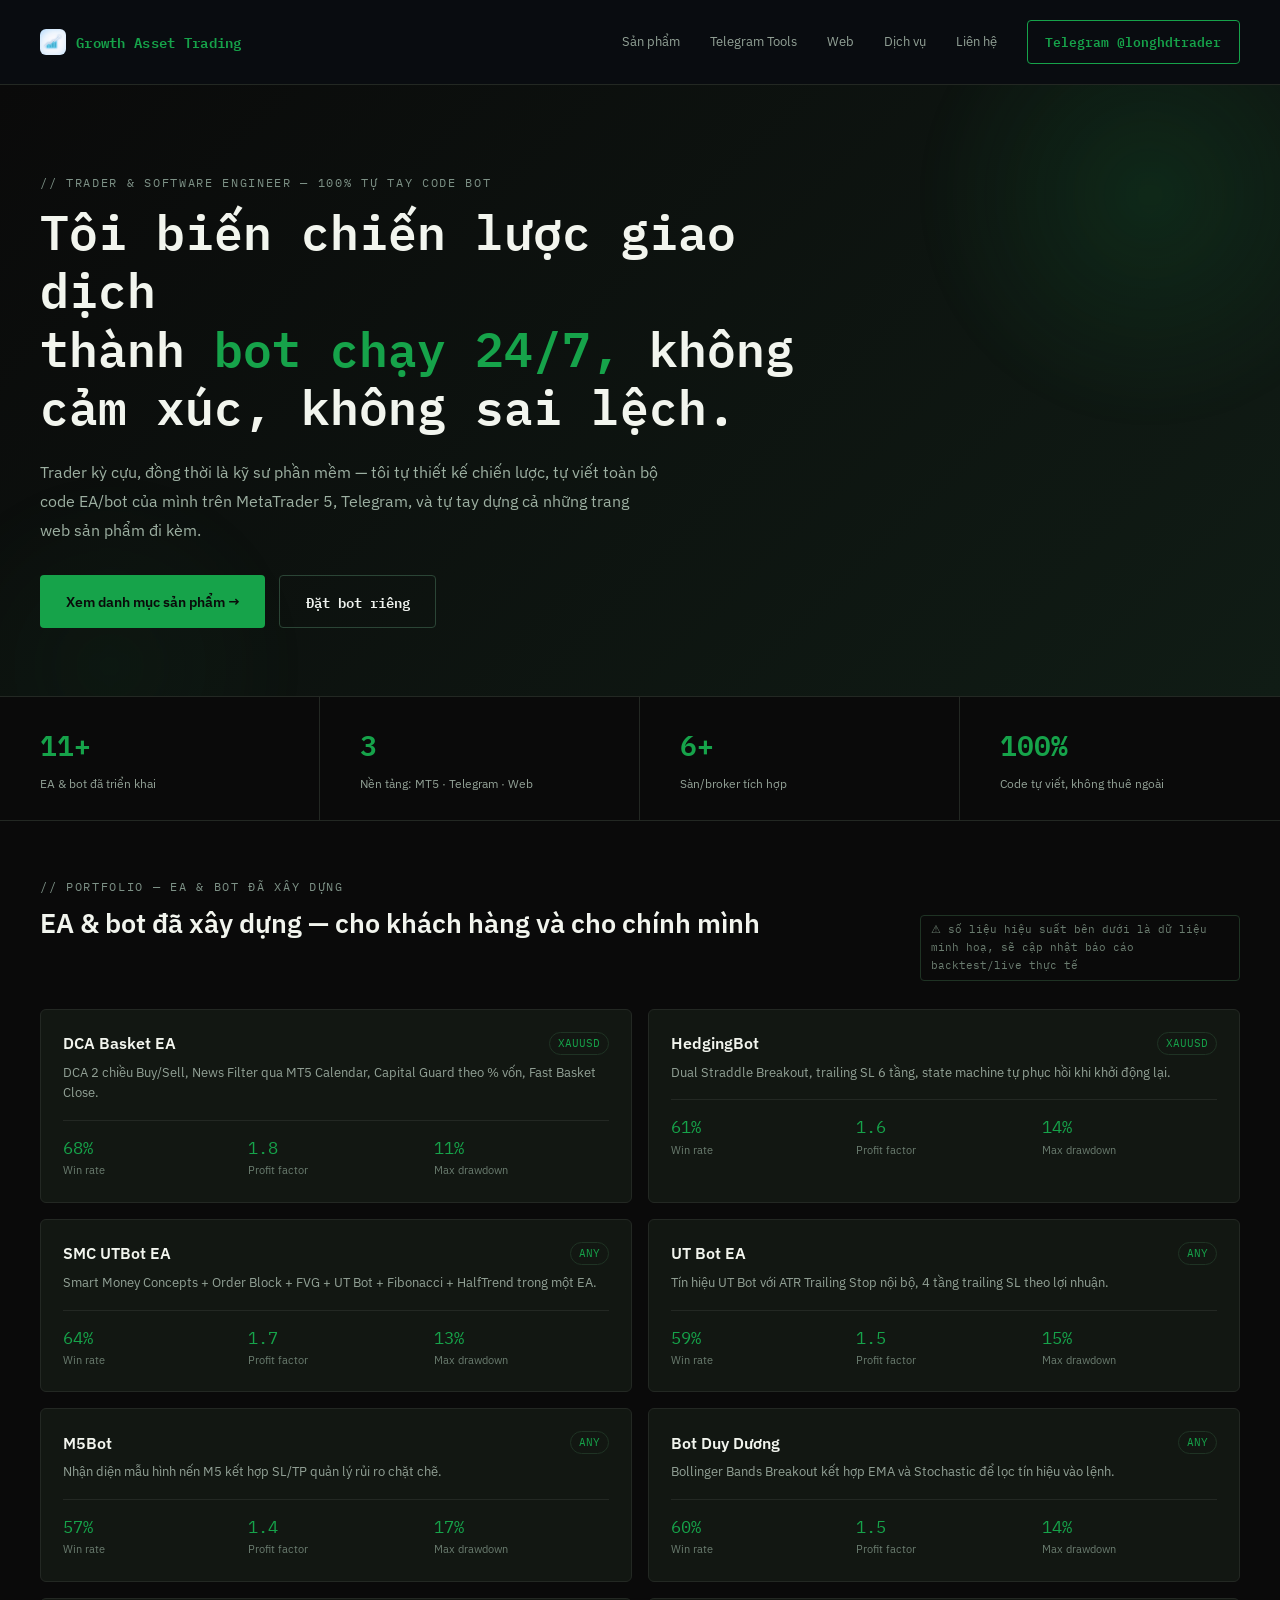
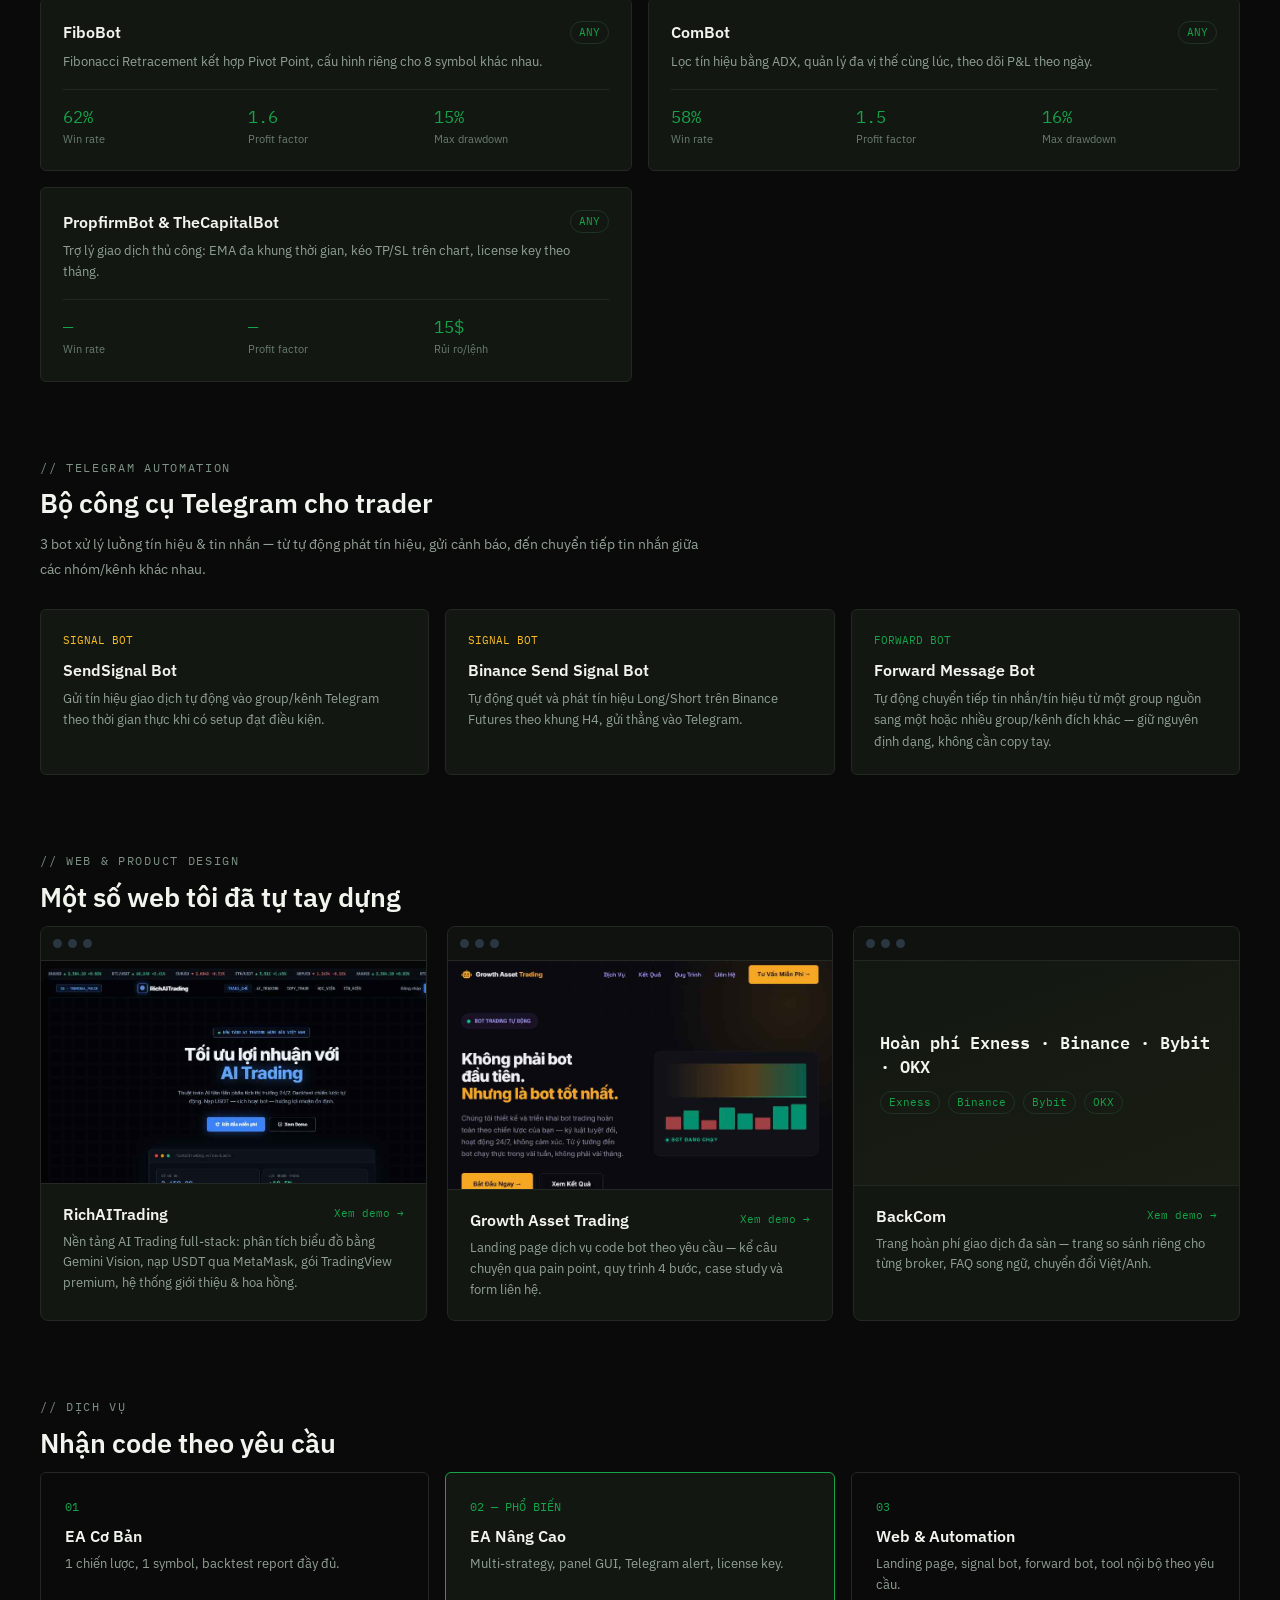
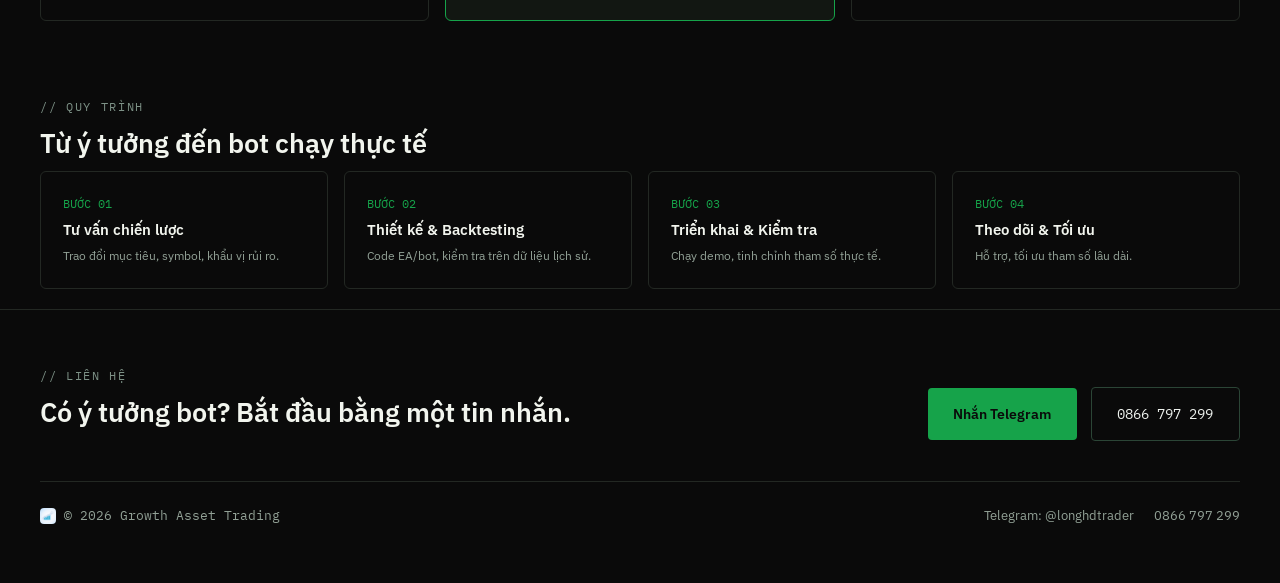
<file: index.html>
<!DOCTYPE html>
<html lang="vi">

<head>
  <meta charset="UTF-8">
  <meta name="viewport" content="width=device-width, initial-scale=1.0">
  <title>Growth Asset Trading — Trader &amp; Software Engineer</title>
  <meta name="description"
    content="Trader kỳ cựu kiêm kỹ sư phần mềm — tự thiết kế chiến lược, tự viết toàn bộ code EA/bot MetaTrader 5, Telegram automation và web sản phẩm. Nhận code EA/bot theo yêu cầu.">
  <link rel="icon" type="image/jpeg" href="assets/logo.jpeg">
  <link rel="preconnect" href="https://fonts.googleapis.com">
  <link rel="preconnect" href="https://fonts.gstatic.com" crossorigin>
  <link
    href="https://fonts.googleapis.com/css2?family=IBM+Plex+Mono:wght@400;500;600;700&family=IBM+Plex+Sans:wght@400;500;600;700&display=swap"
    rel="stylesheet">
  <link rel="stylesheet" href="style.css">
</head>

<body>

  <!-- ═══════════════════════ NAV ═══════════════════════ -->
  <header class="nav" id="nav">
    <div class="nav-inner">
      <a href="#top" class="nav-logo" aria-label="Growth Asset Trading">
        <img src="assets/logo.jpeg" alt="" class="nav-logo-img" width="26" height="26">
        <span class="nav-logo-text">Growth Asset Trading</span>
      </a>

      <button class="nav-hamburger" id="hamburger" aria-label="Mở menu" aria-expanded="false">
        <span></span><span></span><span></span>
      </button>

      <div class="nav-links" id="nav-links">
        <a href="#portfolio" class="nav-link">Sản phẩm</a>
        <a href="#telegram" class="nav-link">Telegram Tools</a>
        <a href="#web" class="nav-link">Web</a>
        <a href="#services" class="nav-link">Dịch vụ</a>
        <a href="#contact" class="nav-link">Liên hệ</a>
        <a href="https://t.me/longhdtrader" target="_blank" rel="noopener" class="btn btn-ghost nav-cta">Telegram
          @longhdtrader</a>
      </div>
    </div>
  </header>

  <main id="top">

    <!-- ═══════════════════════ HERO ═══════════════════════ -->
    <section class="hero">
      <div class="hero-glow hero-glow-1" aria-hidden="true"></div>
      <div class="hero-glow hero-glow-2" aria-hidden="true"></div>
      <div class="hero-inner">
        <p class="eyebrow" data-animate>// TRADER &amp; SOFTWARE ENGINEER — 100% TỰ TAY CODE BOT</p>
        <h1 class="hero-headline" data-animate style="transition-delay:.1s">
          Tôi biến chiến lược giao dịch<br>thành <span class="accent">bot chạy 24/7,</span> không cảm xúc, không sai
          lệch.
        </h1>
        <p class="hero-sub" data-animate style="transition-delay:.15s">
          Trader kỳ cựu, đồng thời là kỹ sư phần mềm — tôi tự thiết kế chiến lược, tự viết toàn bộ code EA/bot của
          mình trên MetaTrader 5, Telegram, và tự tay dựng cả những trang web sản phẩm đi kèm.
        </p>
        <div class="hero-ctas" data-animate style="transition-delay:.25s">
          <a href="#portfolio" class="btn btn-primary">Xem danh mục sản phẩm →</a>
          <a href="#contact" class="btn btn-ghost-mono">Đặt bot riêng</a>
        </div>
      </div>
    </section>

    <!-- ═══════════════════════ STATS STRIP ═══════════════════════ -->
    <section class="stats" aria-label="Số liệu tổng quan">
      <div class="stats-grid">
        <div class="stat-item" data-animate>
          <div class="stat-num"><span data-count="11" data-suffix="+">0+</span></div>
          <div class="stat-label">EA &amp; bot đã triển khai</div>
        </div>
        <div class="stat-item" data-animate style="transition-delay:.05s">
          <div class="stat-num"><span data-count="3">0</span></div>
          <div class="stat-label">Nền tảng: MT5 · Telegram · Web</div>
        </div>
        <div class="stat-item" data-animate style="transition-delay:.1s">
          <div class="stat-num"><span data-count="6" data-suffix="+">0+</span></div>
          <div class="stat-label">Sàn/broker tích hợp</div>
        </div>
        <div class="stat-item" data-animate style="transition-delay:.15s">
          <div class="stat-num"><span data-count="100" data-suffix="%">0%</span></div>
          <div class="stat-label">Code tự viết, không thuê ngoài</div>
        </div>
      </div>
    </section>

    <!-- ═══════════════════════ PORTFOLIO — EA & BOT ═══════════════════════ -->
    <section id="portfolio" class="section">
      <p class="eyebrow" data-animate>// PORTFOLIO — EA &amp; BOT ĐÃ XÂY DỰNG</p>
      <div class="section-head-row" data-animate style="transition-delay:.05s">
        <h2>EA &amp; bot đã xây dựng — cho khách hàng và cho chính mình</h2>
        <div class="warn-tag">⚠ số liệu hiệu suất bên dưới là dữ liệu minh hoạ, sẽ cập nhật báo cáo backtest/live
          thực tế</div>
      </div>

      <div class="ea-grid">
        <article class="ea-card" data-animate>
          <div class="ea-card-head">
            <h3>DCA Basket EA</h3>
            <span class="pill">XAUUSD</span>
          </div>
          <p class="ea-desc">DCA 2 chiều Buy/Sell, News Filter qua MT5 Calendar, Capital Guard theo % vốn, Fast
            Basket Close.</p>
          <div class="ea-metrics">
            <div><span class="ea-metric-num">68%</span><span class="ea-metric-label">Win rate</span></div>
            <div><span class="ea-metric-num">1.8</span><span class="ea-metric-label">Profit factor</span></div>
            <div><span class="ea-metric-num">11%</span><span class="ea-metric-label">Max drawdown</span></div>
          </div>
        </article>

        <article class="ea-card" data-animate>
          <div class="ea-card-head">
            <h3>HedgingBot</h3>
            <span class="pill">XAUUSD</span>
          </div>
          <p class="ea-desc">Dual Straddle Breakout, trailing SL 6 tầng, state machine tự phục hồi khi khởi động
            lại.</p>
          <div class="ea-metrics">
            <div><span class="ea-metric-num">61%</span><span class="ea-metric-label">Win rate</span></div>
            <div><span class="ea-metric-num">1.6</span><span class="ea-metric-label">Profit factor</span></div>
            <div><span class="ea-metric-num">14%</span><span class="ea-metric-label">Max drawdown</span></div>
          </div>
        </article>

        <article class="ea-card" data-animate style="transition-delay:.05s">
          <div class="ea-card-head">
            <h3>SMC UTBot EA</h3>
            <span class="pill">ANY</span>
          </div>
          <p class="ea-desc">Smart Money Concepts + Order Block + FVG + UT Bot + Fibonacci + HalfTrend trong một
            EA.</p>
          <div class="ea-metrics">
            <div><span class="ea-metric-num">64%</span><span class="ea-metric-label">Win rate</span></div>
            <div><span class="ea-metric-num">1.7</span><span class="ea-metric-label">Profit factor</span></div>
            <div><span class="ea-metric-num">13%</span><span class="ea-metric-label">Max drawdown</span></div>
          </div>
        </article>

        <article class="ea-card" data-animate style="transition-delay:.05s">
          <div class="ea-card-head">
            <h3>UT Bot EA</h3>
            <span class="pill">ANY</span>
          </div>
          <p class="ea-desc">Tín hiệu UT Bot với ATR Trailing Stop nội bộ, 4 tầng trailing SL theo lợi nhuận.</p>
          <div class="ea-metrics">
            <div><span class="ea-metric-num">59%</span><span class="ea-metric-label">Win rate</span></div>
            <div><span class="ea-metric-num">1.5</span><span class="ea-metric-label">Profit factor</span></div>
            <div><span class="ea-metric-num">15%</span><span class="ea-metric-label">Max drawdown</span></div>
          </div>
        </article>

        <article class="ea-card" data-animate style="transition-delay:.1s">
          <div class="ea-card-head">
            <h3>M5Bot</h3>
            <span class="pill">ANY</span>
          </div>
          <p class="ea-desc">Nhận diện mẫu hình nến M5 kết hợp SL/TP quản lý rủi ro chặt chẽ.</p>
          <div class="ea-metrics">
            <div><span class="ea-metric-num">57%</span><span class="ea-metric-label">Win rate</span></div>
            <div><span class="ea-metric-num">1.4</span><span class="ea-metric-label">Profit factor</span></div>
            <div><span class="ea-metric-num">17%</span><span class="ea-metric-label">Max drawdown</span></div>
          </div>
        </article>

        <article class="ea-card" data-animate style="transition-delay:.1s">
          <div class="ea-card-head">
            <h3>Bot Duy Dương</h3>
            <span class="pill">ANY</span>
          </div>
          <p class="ea-desc">Bollinger Bands Breakout kết hợp EMA và Stochastic để lọc tín hiệu vào lệnh.</p>
          <div class="ea-metrics">
            <div><span class="ea-metric-num">60%</span><span class="ea-metric-label">Win rate</span></div>
            <div><span class="ea-metric-num">1.5</span><span class="ea-metric-label">Profit factor</span></div>
            <div><span class="ea-metric-num">14%</span><span class="ea-metric-label">Max drawdown</span></div>
          </div>
        </article>

        <article class="ea-card" data-animate style="transition-delay:.15s">
          <div class="ea-card-head">
            <h3>FiboBot</h3>
            <span class="pill">ANY</span>
          </div>
          <p class="ea-desc">Fibonacci Retracement kết hợp Pivot Point, cấu hình riêng cho 8 symbol khác nhau.</p>
          <div class="ea-metrics">
            <div><span class="ea-metric-num">62%</span><span class="ea-metric-label">Win rate</span></div>
            <div><span class="ea-metric-num">1.6</span><span class="ea-metric-label">Profit factor</span></div>
            <div><span class="ea-metric-num">15%</span><span class="ea-metric-label">Max drawdown</span></div>
          </div>
        </article>

        <article class="ea-card" data-animate style="transition-delay:.15s">
          <div class="ea-card-head">
            <h3>ComBot</h3>
            <span class="pill">ANY</span>
          </div>
          <p class="ea-desc">Lọc tín hiệu bằng ADX, quản lý đa vị thế cùng lúc, theo dõi P&amp;L theo ngày.</p>
          <div class="ea-metrics">
            <div><span class="ea-metric-num">58%</span><span class="ea-metric-label">Win rate</span></div>
            <div><span class="ea-metric-num">1.5</span><span class="ea-metric-label">Profit factor</span></div>
            <div><span class="ea-metric-num">16%</span><span class="ea-metric-label">Max drawdown</span></div>
          </div>
        </article>

        <article class="ea-card" data-animate style="transition-delay:.2s">
          <div class="ea-card-head">
            <h3>PropfirmBot &amp; TheCapitalBot</h3>
            <span class="pill">ANY</span>
          </div>
          <p class="ea-desc">Trợ lý giao dịch thủ công: EMA đa khung thời gian, kéo TP/SL trên chart, license key
            theo tháng.</p>
          <div class="ea-metrics">
            <div><span class="ea-metric-num">—</span><span class="ea-metric-label">Win rate</span></div>
            <div><span class="ea-metric-num">—</span><span class="ea-metric-label">Profit factor</span></div>
            <div><span class="ea-metric-num">15$</span><span class="ea-metric-label">Rủi ro/lệnh</span></div>
          </div>
        </article>
      </div>
    </section>

    <!-- ═══════════════════════ TELEGRAM TOOLS ═══════════════════════ -->
    <section id="telegram" class="section">
      <p class="eyebrow" data-animate>// TELEGRAM AUTOMATION</p>
      <h2 data-animate style="transition-delay:.05s">Bộ công cụ Telegram cho trader</h2>
      <p class="section-desc" data-animate style="transition-delay:.1s">3 bot xử lý luồng tín hiệu &amp; tin nhắn —
        từ tự động phát tín hiệu, gửi cảnh báo, đến chuyển tiếp tin nhắn giữa các nhóm/kênh khác nhau.</p>

      <div class="telegram-grid">
        <div class="telegram-card" data-animate style="transition-delay:.15s">
          <div class="telegram-tag telegram-tag-amber">SIGNAL BOT</div>
          <h3>SendSignal Bot</h3>
          <p>Gửi tín hiệu giao dịch tự động vào group/kênh Telegram theo thời gian thực khi có setup đạt điều
            kiện.</p>
        </div>
        <div class="telegram-card" data-animate style="transition-delay:.2s">
          <div class="telegram-tag telegram-tag-amber">SIGNAL BOT</div>
          <h3>Binance Send Signal Bot</h3>
          <p>Tự động quét và phát tín hiệu Long/Short trên Binance Futures theo khung H4, gửi thẳng vào Telegram.</p>
        </div>
        <div class="telegram-card" data-animate style="transition-delay:.25s">
          <div class="telegram-tag telegram-tag-accent">FORWARD BOT</div>
          <h3>Forward Message Bot</h3>
          <p>Tự động chuyển tiếp tin nhắn/tín hiệu từ một group nguồn sang một hoặc nhiều group/kênh đích khác —
            giữ nguyên định dạng, không cần copy tay.</p>
        </div>
      </div>
    </section>

    <!-- ═══════════════════════ WEB & PRODUCT DESIGN ═══════════════════════ -->
    <section id="web" class="section">
      <p class="eyebrow" data-animate>// WEB &amp; PRODUCT DESIGN</p>
      <h2 data-animate style="transition-delay:.05s">Một số web tôi đã tự tay dựng</h2>

      <div class="web-grid">
        <a href="#" class="web-card" data-animate style="transition-delay:.1s">
          <div class="web-chrome"><span></span><span></span><span></span></div>
          <img src="assets/showcase-aitrading.png" alt="Giao diện RichAITrading" class="web-shot">
          <div class="web-body">
            <div class="web-body-head">
              <h3>RichAITrading</h3>
              <span class="web-demo-link">Xem demo →</span>
            </div>
            <p>Nền tảng AI Trading full-stack: phân tích biểu đồ bằng Gemini Vision, nạp USDT qua MetaMask, gói
              TradingView premium, hệ thống giới thiệu &amp; hoa hồng.</p>
          </div>
        </a>

        <a href="#" class="web-card" data-animate style="transition-delay:.15s">
          <div class="web-chrome"><span></span><span></span><span></span></div>
          <img src="assets/showcase-thetrader.png" alt="Giao diện Growth Asset Trading" class="web-shot">
          <div class="web-body">
            <div class="web-body-head">
              <h3>Growth Asset Trading</h3>
              <span class="web-demo-link">Xem demo →</span>
            </div>
            <p>Landing page dịch vụ code bot theo yêu cầu — kể câu chuyện qua pain point, quy trình 4 bước, case
              study và form liên hệ.</p>
          </div>
        </a>

        <a href="#" class="web-card" data-animate style="transition-delay:.2s">
          <div class="web-chrome"><span></span><span></span><span></span></div>
          <div class="web-decorative">
            <div class="web-decorative-title">Hoàn phí Exness · Binance · Bybit · OKX</div>
            <div class="web-decorative-pills">
              <span class="pill">Exness</span>
              <span class="pill">Binance</span>
              <span class="pill">Bybit</span>
              <span class="pill">OKX</span>
            </div>
          </div>
          <div class="web-body">
            <div class="web-body-head">
              <h3>BackCom</h3>
              <span class="web-demo-link">Xem demo →</span>
            </div>
            <p>Trang hoàn phí giao dịch đa sàn — trang so sánh riêng cho từng broker, FAQ song ngữ, chuyển đổi
              Việt/Anh.</p>
          </div>
        </a>
      </div>
    </section>

    <!-- ═══════════════════════ SERVICES ═══════════════════════ -->
    <section id="services" class="section">
      <p class="eyebrow" data-animate>// DỊCH VỤ</p>
      <h2 data-animate style="transition-delay:.05s">Nhận code theo yêu cầu</h2>

      <div class="services-grid">
        <div class="service-card" data-animate style="transition-delay:.1s">
          <div class="service-num">01</div>
          <h3>EA Cơ Bản</h3>
          <p>1 chiến lược, 1 symbol, backtest report đầy đủ.</p>
        </div>
        <div class="service-card service-card-featured" data-animate style="transition-delay:.15s">
          <div class="service-num">02 — PHỔ BIẾN</div>
          <h3>EA Nâng Cao</h3>
          <p>Multi-strategy, panel GUI, Telegram alert, license key.</p>
        </div>
        <div class="service-card" data-animate style="transition-delay:.2s">
          <div class="service-num">03</div>
          <h3>Web &amp; Automation</h3>
          <p>Landing page, signal bot, forward bot, tool nội bộ theo yêu cầu.</p>
        </div>
      </div>
    </section>

    <!-- ═══════════════════════ PROCESS ═══════════════════════ -->
    <section class="section">
      <p class="eyebrow" data-animate>// QUY TRÌNH</p>
      <h2 data-animate style="transition-delay:.05s">Từ ý tưởng đến bot chạy thực tế</h2>

      <div class="process-grid">
        <div class="process-card" data-animate style="transition-delay:.1s">
          <div class="process-step-label">BƯỚC 01</div>
          <h3>Tư vấn chiến lược</h3>
          <p>Trao đổi mục tiêu, symbol, khẩu vị rủi ro.</p>
        </div>
        <div class="process-card" data-animate style="transition-delay:.15s">
          <div class="process-step-label">BƯỚC 02</div>
          <h3>Thiết kế &amp; Backtesting</h3>
          <p>Code EA/bot, kiểm tra trên dữ liệu lịch sử.</p>
        </div>
        <div class="process-card" data-animate style="transition-delay:.2s">
          <div class="process-step-label">BƯỚC 03</div>
          <h3>Triển khai &amp; Kiểm tra</h3>
          <p>Chạy demo, tinh chỉnh tham số thực tế.</p>
        </div>
        <div class="process-card" data-animate style="transition-delay:.25s">
          <div class="process-step-label">BƯỚC 04</div>
          <h3>Theo dõi &amp; Tối ưu</h3>
          <p>Hỗ trợ, tối ưu tham số lâu dài.</p>
        </div>
      </div>
    </section>

  </main>

  <!-- ═══════════════════════ CONTACT / FOOTER ═══════════════════════ -->
  <footer id="contact" class="contact">
    <div class="contact-top" data-animate>
      <div>
        <p class="eyebrow">// LIÊN HỆ</p>
        <h2>Có ý tưởng bot? Bắt đầu bằng một tin nhắn.</h2>
      </div>
      <div class="contact-ctas">
        <a href="https://t.me/longhdtrader" target="_blank" rel="noopener" class="btn btn-primary">Nhắn
          Telegram</a>
        <span class="contact-phone">0866 797 299</span>
      </div>
    </div>
    <div class="contact-bottom">
      <div class="footer-brand">
        <img src="assets/logo.jpeg" alt="" width="16" height="16">
        <span>© 2026 Growth Asset Trading</span>
      </div>
      <div class="footer-meta">
        <span>Telegram: @longhdtrader</span>
        <span>0866 797 299</span>
      </div>
    </div>
  </footer>

  <script src="main.js"></script>
</body>

</html>
</file>
<file: style.css>
/* ═══════════════════════════════════════════════
   GROWTH ASSET TRADING — style.css
   Trader & Software Engineer portfolio — mobile-first
═══════════════════════════════════════════════ */

/* ── RESET ─────────────────────────────────── */
*,
*::before,
*::after {
  box-sizing: border-box;
  margin: 0;
  padding: 0;
}

html {
  scroll-behavior: smooth;
  -webkit-text-size-adjust: 100%;
}

body {
  font-family: 'IBM Plex Sans', system-ui, -apple-system, sans-serif;
  background: var(--bg);
  color: var(--text-body);
  line-height: 1.6;
  overflow-x: hidden;
}

img {
  display: block;
  max-width: 100%;
}

a {
  color: var(--accent);
  text-decoration: none;
}

a:hover {
  color: var(--accent-hover);
}

::selection {
  background: var(--accent);
  color: var(--bg);
}

ul {
  list-style: none;
}

button {
  cursor: pointer;
  border: none;
  background: none;
  font: inherit;
}

/* ── CSS VARIABLES ──────────────────────────── */
:root {
  --bg: #0a0a0a;
  --bg-card: #121712;
  --bg-chrome: #0f120f;
  --border: #232823;
  --border-pill: #1f3324;
  --border-ghost: #2b4536;
  --text-heading: #f2f5ee;
  --text-heading-2: #eef2ee;
  --text-eyebrow: #7d9186;
  --text-body: #92a196;
  --text-label: #6b7d70;
  --accent: #16a34a;
  --accent-hover: #4ade80;
  --amber: #fbbf24;
  --glow-1: rgba(21, 128, 61, .18);
  --glow-2: rgba(20, 90, 50, .10);
  --mono: 'IBM Plex Mono', monospace;
  --sans: 'IBM Plex Sans', sans-serif;
  --nav-height: 66px;
  --container: 1280px;
}

/* ── TYPOGRAPHY ─────────────────────────────── */
h1,
h2,
h3 {
  color: var(--text-heading);
  font-weight: 600;
  line-height: 1.25;
}

h2 {
  font-size: clamp(1.375rem, 3.2vw, 1.6875rem);
  margin-bottom: 0.75rem;
}

h3 {
  font-size: 1rem;
}

.accent {
  color: var(--accent);
}

.eyebrow {
  font-family: var(--mono);
  font-size: 0.75rem;
  letter-spacing: 0.14em;
  color: var(--text-eyebrow);
  margin-bottom: 0.6rem;
}

.section-desc {
  font-size: 0.9rem;
  color: var(--text-body);
  line-height: 1.7;
  max-width: 680px;
  margin-bottom: 1.75rem;
}

/* ── LAYOUT ─────────────────────────────────── */
.section {
  max-width: var(--container);
  margin: 0 auto;
  padding: 48px 20px 20px;
  scroll-margin-top: var(--nav-height);
}

@media (min-width: 768px) {
  .section {
    padding: 56px 40px 20px;
  }
}

.section-head-row {
  display: flex;
  align-items: baseline;
  justify-content: space-between;
  gap: 16px;
  flex-wrap: wrap;
  margin-bottom: 1.75rem;
}

.section-head-row h2 {
  margin-bottom: 0;
}

.warn-tag {
  font-family: var(--mono);
  font-size: 0.7rem;
  color: var(--text-label);
  border: 1px solid var(--border-pill);
  padding: 5px 10px;
  border-radius: 4px;
  max-width: 320px;
}

/* ── ANIMATIONS ─────────────────────────────── */
[data-animate] {
  opacity: 0;
  transform: translateY(28px);
  transition: opacity 0.6s ease-out, transform 0.6s ease-out;
}

[data-animate].visible {
  opacity: 1;
  transform: translateY(0);
}

/* ── BUTTONS ─────────────────────────────────── */
.btn {
  display: inline-flex;
  align-items: center;
  justify-content: center;
  gap: 0.5rem;
  padding: 0.9rem 1.6rem;
  border-radius: 4px;
  font-size: 0.9rem;
  font-weight: 600;
  transition: all 0.2s ease;
  min-height: 44px;
  white-space: nowrap;
}

.btn-primary {
  background: var(--accent);
  color: var(--bg);
}

.btn-primary:hover {
  background: var(--accent-hover);
  color: var(--bg);
}

.btn-ghost {
  background: transparent;
  border: 1px solid var(--accent);
  color: var(--accent);
  font-family: var(--mono);
  font-size: 0.8rem;
  padding: 0.6rem 1.1rem;
}

.btn-ghost:hover {
  color: var(--accent-hover);
  border-color: var(--accent-hover);
}

.btn-ghost-mono {
  background: transparent;
  border: 1px solid var(--border-ghost);
  color: var(--text-heading-2);
  font-family: var(--mono);
}

.btn-ghost-mono:hover {
  border-color: var(--accent);
  color: var(--accent);
}

/* ── PILL / TAG ─────────────────────────────── */
.pill {
  display: inline-block;
  font-family: var(--mono);
  font-size: 0.66rem;
  color: var(--accent);
  border: 1px solid var(--border-pill);
  padding: 2px 8px;
  border-radius: 20px;
  white-space: nowrap;
}

/* ═══════════════════════════════════════════════
   NAV
═══════════════════════════════════════════════ */
.nav {
  position: sticky;
  top: 0;
  z-index: 100;
  display: flex;
  align-items: center;
  justify-content: space-between;
  gap: 1rem;
  padding: 14px 20px;
  min-height: var(--nav-height);
  background: rgba(10, 14, 18, .92);
  backdrop-filter: blur(8px);
  -webkit-backdrop-filter: blur(8px);
  border-bottom: 1px solid var(--border);
}

@media (min-width: 768px) {
  .nav {
    padding: 20px 40px;
  }
}

.nav-inner {
  /* kept for structural parity; nav itself is the flex row */
  display: contents;
}

.nav-logo {
  display: flex;
  align-items: center;
  gap: 10px;
  font-family: var(--mono);
  font-weight: 600;
  font-size: 0.9rem;
  letter-spacing: 0.02em;
  color: var(--accent);
  flex-shrink: 0;
}

.nav-logo:hover {
  color: var(--accent);
}

.nav-logo-img {
  width: 26px;
  height: 26px;
  border-radius: 6px;
  object-fit: cover;
}

.nav-hamburger {
  display: flex;
  flex-direction: column;
  gap: 5px;
  width: 32px;
  padding: 4px;
  min-height: 44px;
  min-width: 44px;
  justify-content: center;
  align-items: center;
}

.nav-hamburger span {
  display: block;
  width: 22px;
  height: 2px;
  background: var(--text-heading-2);
  border-radius: 2px;
  transition: all 0.3s ease;
}

.nav-hamburger.active span:nth-child(1) {
  transform: translateY(7px) rotate(45deg);
}

.nav-hamburger.active span:nth-child(2) {
  opacity: 0;
}

.nav-hamburger.active span:nth-child(3) {
  transform: translateY(-7px) rotate(-45deg);
}

.nav-links {
  display: none;
}

.nav-link {
  font-size: 0.84rem;
  color: var(--text-body);
}

.nav-link:hover {
  color: var(--accent);
}

@media (min-width: 1024px) {
  .nav-hamburger {
    display: none;
  }

  .nav-links {
    display: flex;
    align-items: center;
    gap: 30px;
  }
}

/* Mobile nav dropdown */
.nav-links.open {
  display: flex;
  flex-direction: column;
  align-items: stretch;
  position: fixed;
  top: var(--nav-height);
  left: 0;
  right: 0;
  background: var(--bg-card);
  border-bottom: 1px solid var(--border);
  padding: 1.25rem 1.25rem 1.75rem;
  gap: 0;
  max-height: calc(100vh - var(--nav-height));
  overflow-y: auto;
}

.nav-links.open .nav-link {
  padding: 0.85rem 0;
  border-bottom: 1px solid var(--border);
  font-size: 1rem;
}

.nav-links.open .nav-cta {
  margin-top: 1.25rem;
  justify-content: center;
}

/* ═══════════════════════════════════════════════
   HERO
═══════════════════════════════════════════════ */
.hero {
  position: relative;
  overflow: hidden;
  padding: 56px 20px 48px;
  background: linear-gradient(135deg, #0a0a0a 0%, #101c15 100%);
}

@media (min-width: 768px) {
  .hero {
    padding: 88px 40px 68px;
  }
}

.hero-glow {
  position: absolute;
  border-radius: 50%;
  filter: blur(10px);
  pointer-events: none;
}

.hero-glow-1 {
  top: -100px;
  right: -120px;
  width: 300px;
  height: 300px;
  background: radial-gradient(circle, var(--glow-1), transparent 70%);
}

.hero-glow-2 {
  bottom: -120px;
  left: -80px;
  width: 260px;
  height: 260px;
  background: radial-gradient(circle, var(--glow-2), transparent 70%);
}

@media (min-width: 768px) {
  .hero-glow-1 {
    top: -120px;
    right: -100px;
    width: 460px;
    height: 460px;
  }

  .hero-glow-2 {
    bottom: -160px;
    left: -80px;
    width: 380px;
    height: 380px;
  }
}

.hero-inner {
  position: relative;
  max-width: var(--container);
  margin: 0 auto;
}

.hero-headline {
  font-family: var(--mono);
  font-weight: 600;
  font-size: clamp(1.75rem, 6vw, 3rem);
  line-height: 1.22;
  max-width: 800px;
  color: var(--text-heading);
}

.hero-sub {
  font-size: clamp(0.95rem, 2vw, 1.03rem);
  line-height: 1.75;
  color: #9db0a2;
  max-width: 620px;
  margin-top: 22px;
}

.hero-ctas {
  display: flex;
  flex-wrap: wrap;
  gap: 14px;
  margin-top: 30px;
}

.hero-ctas .btn {
  font-size: 0.9rem;
}

/* ═══════════════════════════════════════════════
   STATS STRIP
═══════════════════════════════════════════════ */
.stats {
  border-top: 1px solid var(--border);
  border-bottom: 1px solid var(--border);
}

.stats-grid {
  max-width: var(--container);
  margin: 0 auto;
  display: grid;
  grid-template-columns: repeat(2, 1fr);
}

@media (min-width: 768px) {
  .stats-grid {
    grid-template-columns: repeat(4, 1fr);
  }
}

.stat-item {
  padding: 22px 20px;
  border-right: 1px solid var(--border);
  border-bottom: 1px solid var(--border);
}

.stat-item:nth-child(2n) {
  border-right: none;
}

@media (min-width: 768px) {
  .stat-item {
    padding: 26px 40px;
    border-bottom: none;
  }

  .stat-item:nth-child(2n) {
    border-right: 1px solid var(--border);
  }

  .stat-item:last-child {
    border-right: none;
  }
}

.stat-num {
  font-family: var(--mono);
  font-size: clamp(1.375rem, 3vw, 1.75rem);
  font-weight: 600;
  color: var(--accent);
}

.stat-label {
  font-size: 0.78rem;
  color: var(--text-body);
  margin-top: 6px;
}

/* ═══════════════════════════════════════════════
   PORTFOLIO — EA & BOT CARDS
═══════════════════════════════════════════════ */
.ea-grid {
  display: grid;
  grid-template-columns: 1fr;
  gap: 16px;
}

@media (min-width: 640px) {
  .ea-grid {
    grid-template-columns: repeat(2, 1fr);
  }
}

.ea-card {
  border: 1px solid var(--border);
  background: var(--bg-card);
  border-radius: 6px;
  padding: 22px;
}

.ea-card-head {
  display: flex;
  justify-content: space-between;
  align-items: center;
  gap: 10px;
}

.ea-card-head h3 {
  font-size: 1rem;
}

.ea-desc {
  font-size: 0.8125rem;
  color: var(--text-body);
  margin-top: 8px;
  line-height: 1.6;
}

.ea-metrics {
  display: grid;
  grid-template-columns: repeat(3, 1fr);
  gap: 10px;
  margin-top: 16px;
  padding-top: 14px;
  border-top: 1px solid var(--border);
}

.ea-metrics>div {
  display: flex;
  flex-direction: column;
}

.ea-metric-num {
  font-family: var(--mono);
  font-size: 1.0625rem;
  color: var(--accent);
}

.ea-metric-label {
  font-size: 0.6875rem;
  color: var(--text-label);
}

/* ═══════════════════════════════════════════════
   TELEGRAM TOOLS
═══════════════════════════════════════════════ */
.telegram-grid {
  display: grid;
  grid-template-columns: 1fr;
  gap: 16px;
}

@media (min-width: 640px) {
  .telegram-grid {
    grid-template-columns: repeat(2, 1fr);
  }
}

@media (min-width: 1024px) {
  .telegram-grid {
    grid-template-columns: repeat(3, 1fr);
  }
}

.telegram-card {
  border: 1px solid var(--border);
  background: var(--bg-card);
  border-radius: 6px;
  padding: 22px;
}

.telegram-tag {
  font-family: var(--mono);
  font-size: 0.6875rem;
  margin-bottom: 10px;
}

.telegram-tag-amber {
  color: var(--amber);
}

.telegram-tag-accent {
  color: var(--accent);
}

.telegram-card h3 {
  font-size: 1rem;
  margin-bottom: 8px;
}

.telegram-card p {
  font-size: 0.8125rem;
  color: var(--text-body);
  line-height: 1.65;
}

/* ═══════════════════════════════════════════════
   WEB & PRODUCT DESIGN
═══════════════════════════════════════════════ */
.web-grid {
  display: grid;
  grid-template-columns: 1fr;
  gap: 20px;
}

@media (min-width: 640px) {
  .web-grid {
    grid-template-columns: repeat(2, 1fr);
  }
}

@media (min-width: 1024px) {
  .web-grid {
    grid-template-columns: repeat(3, 1fr);
  }
}

.web-card {
  display: block;
  border: 1px solid var(--border);
  background: var(--bg-card);
  border-radius: 8px;
  overflow: hidden;
  color: inherit;
}

.web-card:hover {
  border-color: var(--border-ghost);
}

.web-chrome {
  height: 34px;
  background: var(--bg-chrome);
  border-bottom: 1px solid var(--border);
  display: flex;
  align-items: center;
  gap: 6px;
  padding: 0 12px;
}

.web-chrome span {
  width: 9px;
  height: 9px;
  border-radius: 50%;
  background: #2a3742;
}

.web-shot {
  width: 100%;
  border-bottom: 1px solid var(--border);
}

.web-decorative {
  height: 225px;
  background: linear-gradient(160deg, #121712, #191d13);
  display: flex;
  flex-direction: column;
  justify-content: center;
  gap: 12px;
  padding: 0 26px;
  border-bottom: 1px solid var(--border);
}

.web-decorative-title {
  font-family: var(--mono);
  font-size: 1.0625rem;
  font-weight: 600;
  line-height: 1.4;
  color: var(--text-heading);
}

.web-decorative-pills {
  display: flex;
  gap: 8px;
  flex-wrap: wrap;
}

.web-body {
  padding: 20px 22px;
}

.web-body-head {
  display: flex;
  justify-content: space-between;
  align-items: center;
  gap: 10px;
}

.web-body-head h3 {
  font-size: 1rem;
  color: var(--text-heading);
}

.web-demo-link {
  font-family: var(--mono);
  font-size: 0.6875rem;
  color: var(--accent);
  white-space: nowrap;
}

.web-body p {
  font-size: 0.8125rem;
  color: var(--text-body);
  margin-top: 8px;
  line-height: 1.6;
}

/* ═══════════════════════════════════════════════
   SERVICES
═══════════════════════════════════════════════ */
.services-grid {
  display: grid;
  grid-template-columns: 1fr;
  gap: 16px;
}

@media (min-width: 768px) {
  .services-grid {
    grid-template-columns: repeat(3, 1fr);
  }
}

.service-card {
  border: 1px solid var(--border);
  border-radius: 6px;
  padding: 24px;
}

.service-card-featured {
  border-color: var(--accent);
  background: var(--bg-card);
}

.service-num {
  font-family: var(--mono);
  color: var(--accent);
  font-size: 0.75rem;
  margin-bottom: 10px;
}

.service-card h3 {
  font-size: 1rem;
  margin-bottom: 8px;
}

.service-card p {
  font-size: 0.8125rem;
  color: var(--text-body);
  line-height: 1.6;
}

/* ═══════════════════════════════════════════════
   PROCESS
═══════════════════════════════════════════════ */
.process-grid {
  display: grid;
  grid-template-columns: 1fr;
  gap: 16px;
}

@media (min-width: 640px) {
  .process-grid {
    grid-template-columns: repeat(2, 1fr);
  }
}

@media (min-width: 1024px) {
  .process-grid {
    grid-template-columns: repeat(4, 1fr);
  }
}

.process-card {
  border: 1px solid var(--border);
  border-radius: 6px;
  padding: 22px;
}

.process-step-label {
  font-family: var(--mono);
  font-size: 0.75rem;
  color: var(--accent);
  margin-bottom: 8px;
}

.process-card h3 {
  font-size: 0.9375rem;
  margin-bottom: 6px;
}

.process-card p {
  font-size: 0.78rem;
  color: var(--text-body);
  line-height: 1.6;
}

/* ═══════════════════════════════════════════════
   CONTACT / FOOTER
═══════════════════════════════════════════════ */
.contact {
  max-width: var(--container);
  margin: 0 auto;
  padding: 40px 20px;
  border-top: 1px solid var(--border);
  background: var(--bg);
  scroll-margin-top: var(--nav-height);
}

@media (min-width: 768px) {
  .contact {
    padding: 56px 40px;
  }
}

.contact-top {
  display: flex;
  flex-direction: column;
  align-items: flex-start;
  gap: 24px;
}

@media (min-width: 768px) {
  .contact-top {
    flex-direction: row;
    align-items: flex-end;
    justify-content: space-between;
    flex-wrap: wrap;
  }
}

.contact-top h2 {
  font-size: clamp(1.375rem, 3.2vw, 1.6875rem);
}

.contact-ctas {
  display: flex;
  flex-wrap: wrap;
  gap: 14px;
  align-items: center;
}

.contact-phone {
  padding: 0.9rem 1.6rem;
  border: 1px solid var(--border-ghost);
  color: var(--text-heading-2);
  border-radius: 4px;
  font-size: 0.9rem;
  font-family: var(--mono);
}

.contact-bottom {
  margin-top: 40px;
  padding-top: 24px;
  border-top: 1px solid var(--border);
  display: flex;
  flex-direction: column;
  gap: 12px;
}

@media (min-width: 768px) {
  .contact-bottom {
    flex-direction: row;
    justify-content: space-between;
    align-items: center;
  }
}

.footer-brand {
  display: flex;
  align-items: center;
  gap: 8px;
  font-family: var(--mono);
  font-size: 0.8125rem;
  color: var(--text-body);
}

.footer-brand img {
  border-radius: 4px;
}

.footer-meta {
  display: flex;
  gap: 20px;
  font-size: 0.8125rem;
  color: var(--text-body);
  flex-wrap: wrap;
}

/* ── ACCESSIBILITY ──────────────────────────── */
@media (prefers-reduced-motion: reduce) {

  html,
  [data-animate] {
    scroll-behavior: auto;
    transition: none !important;
  }
}
</file>
